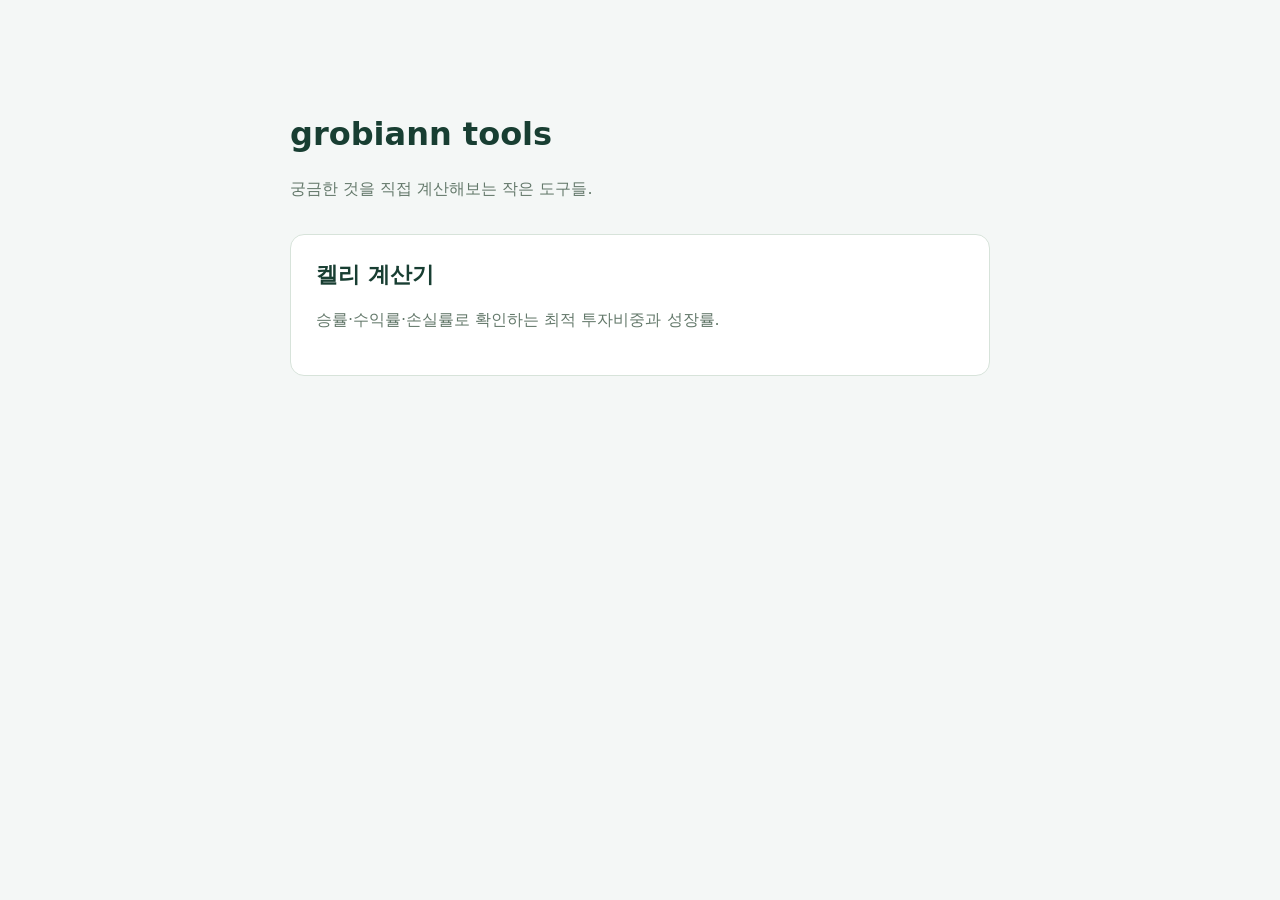
<file: index.html>
<!doctype html><html lang="ko"><head><meta charset="utf-8"><meta name="viewport" content="width=device-width,initial-scale=1"><title>grobiann tools</title><link rel="icon" href="data:,"><style>body{font-family:system-ui,sans-serif;background:#f4f7f6;color:#183e32;max-width:700px;margin:70px auto;padding:24px}h1{font-size:32px}p{color:#64796b;line-height:1.8}a{display:block;background:white;border:1px solid #d7e3da;border-radius:14px;padding:25px;color:inherit;text-decoration:none;margin-top:30px}a strong{font-size:22px}</style></head><body><h1>grobiann tools</h1><p>궁금한 것을 직접 계산해보는 작은 도구들.</p><a href="kelly/"><strong>켈리 계산기</strong><p>승률·수익률·손실률로 확인하는 최적 투자비중과 성장률.</p></a></body></html>
</file>
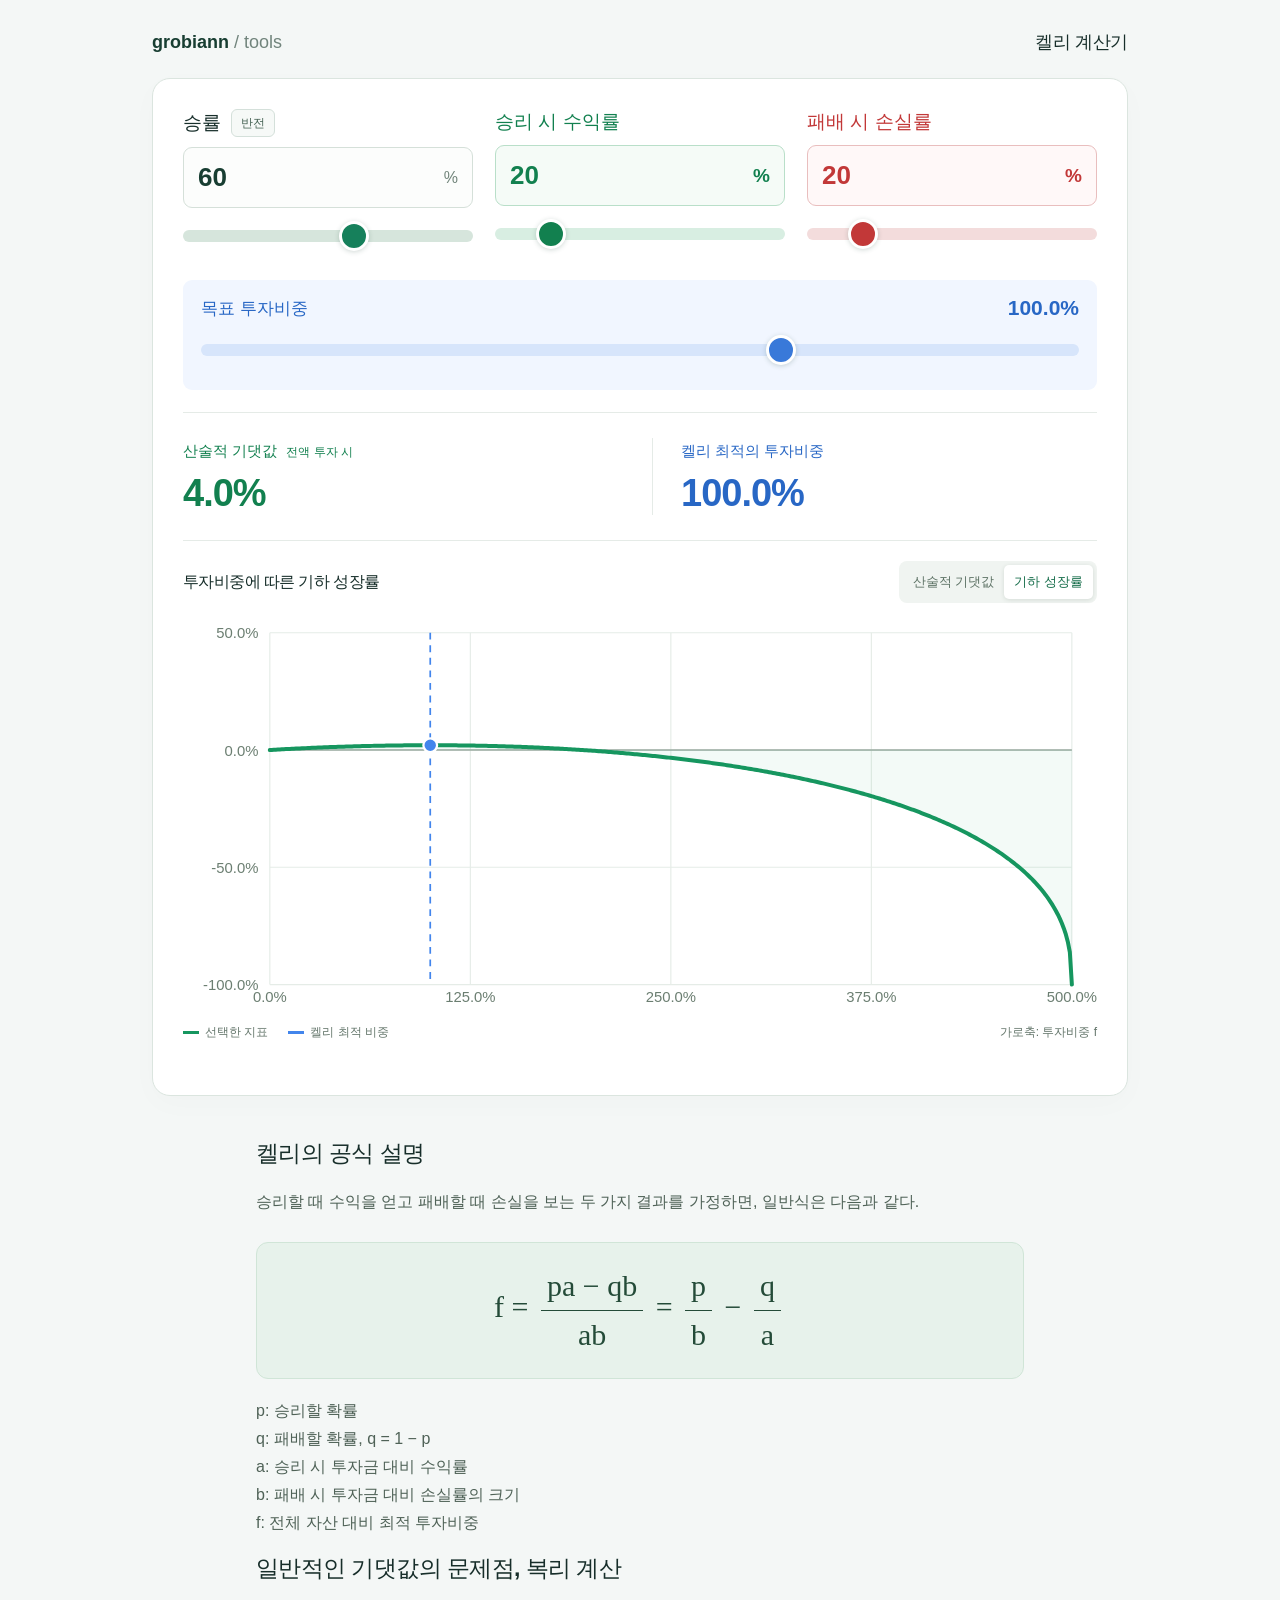
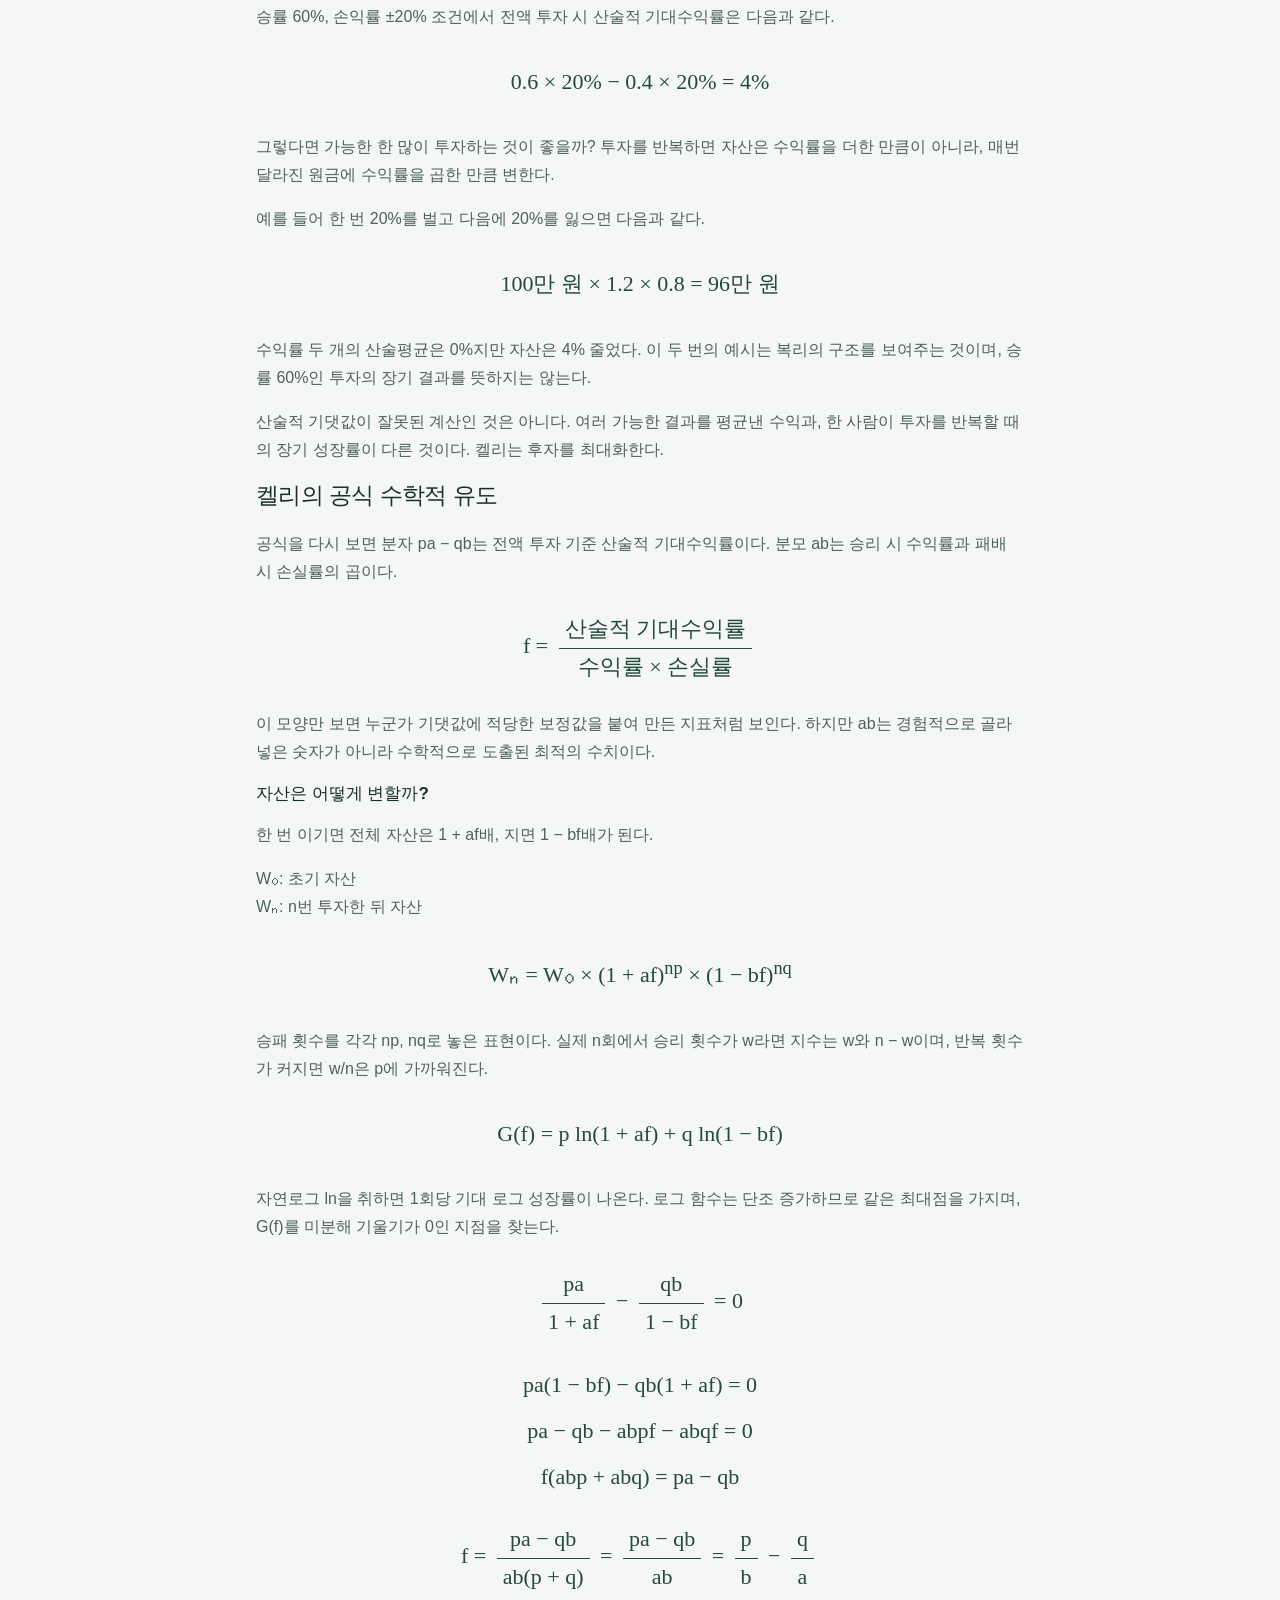
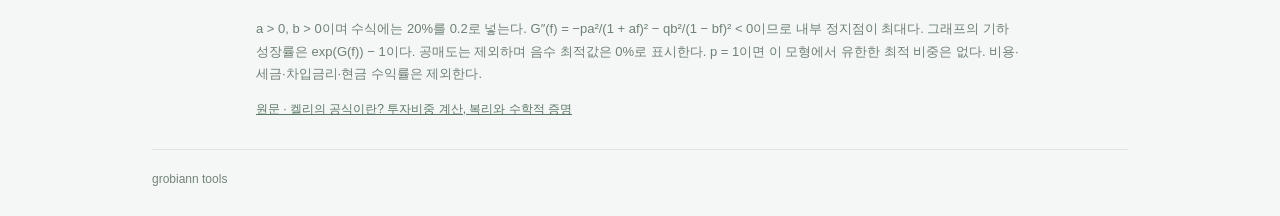
<file: kelly/index.html>
<!doctype html>
<html lang="ko"><head><meta charset="utf-8"><meta name="viewport" content="width=device-width,initial-scale=1"><meta name="theme-color" content="#117453"><meta name="description" content="승률과 수익·손실률로 계산하는 켈리 최적 투자비중. 산술적 기댓값과 기하 성장률을 비교하고 일반식의 증명을 확인한다."><title>켈리 계산기 · grobiann tools</title><link rel="icon" href="data:,"><link rel="stylesheet" href="style.css?v=20261127-4"></head>
<body><main><header><a class="brand" href="../">grobiann <span>/ tools</span></a><h1 class="page-title">켈리 계산기</h1></header>
<section class="calculator" aria-label="켈리 계산기"><div class="inputs">
<div class="input-control"><div class="probability-row"><label for="p">승률</label><button id="invert" type="button" title="승률을 100%−승률로 바꾸고 수익률과 손실률을 교환">반전</button><div class="field"><input id="p" type="number" inputmode="decimal" min="0" max="100" step="0.1" value="60"><span>%</span></div></div><input class="parameter-slider" id="p-slider" aria-label="승률 슬라이더" type="range" min="0" max="100" step="5" value="60"></div>
<div class="input-control"><label for="a">승리 시 수익률<div class="field"><input id="a" type="number" inputmode="decimal" min="0.000001" step="0.1" value="20"><span>%</span></div></label><input class="parameter-slider" id="a-slider" aria-label="승리 시 수익률 슬라이더" type="range" min="5" max="100" step="5" value="20"></div>
<div class="input-control"><label for="b">패배 시 손실률<div class="field"><input id="b" type="number" inputmode="decimal" min="0.000001" step="0.1" value="20"><span>%</span></div></label><input class="parameter-slider" id="b-slider" aria-label="패배 시 손실률 슬라이더" type="range" min="5" max="100" step="5" value="20"></div>
</div><div class="inspect"><label for="f">목표 투자비중 <output id="f-value">100.0%</output></label><input id="f" type="range" min="0" max="150" step="5" value="100"></div>
<p id="error" role="alert" hidden></p>
<div id="results"><div class="metrics" aria-live="polite"><div><p>산술적 기댓값 <span>전액 투자 시</span></p><strong id="edge">4.0%</strong></div><div class="primary"><p>켈리 최적의 투자비중</p><strong id="kelly">100.0%</strong></div></div>
<div class="chart-heading"><h2 id="chart-title">투자비중에 따른 기하 성장률</h2><div class="tabs" role="group" aria-label="그래프 지표"><button id="arithmetic" aria-pressed="false">산술적 기댓값</button><button id="geometric" aria-pressed="true">기하 성장률</button></div></div>
<div class="chart"><svg id="chart" viewBox="0 0 800 350" role="img" aria-labelledby="chart-title chart-desc"><desc id="chart-desc"></desc></svg></div>
<div class="legend"><span><i></i>선택한 지표</span><span><i class="blue"></i>켈리 최적 비중</span><span class="axis">가로축: 투자비중 f</span></div>

</div></section>
<section class="proof"><h2>켈리의 공식 설명</h2>
<p>승리할 때 수익을 얻고 패배할 때 손실을 보는 두 가지 결과를 가정하면, 일반식은 다음과 같다.</p>
<div class="formula hero-formula">f = <span class="frac"><span>pa − qb</span><span>ab</span></span> = <span class="frac"><span>p</span><span>b</span></span> − <span class="frac"><span>q</span><span>a</span></span></div>
<p>p: 승리할 확률<br>q: 패배할 확률, q = 1 − p<br>a: 승리 시 투자금 대비 수익률<br>b: 패배 시 투자금 대비 손실률의 크기<br>f: 전체 자산 대비 최적 투자비중</p>
<h2>일반적인 기댓값의 문제점, 복리 계산</h2>
<p>승률 60%, 손익률 ±20% 조건에서 전액 투자 시 산술적 기대수익률은 다음과 같다.</p>
<div class="formula">0.6 × 20% − 0.4 × 20% = 4%</div>
<p>그렇다면 가능한 한 많이 투자하는 것이 좋을까? 투자를 반복하면 자산은 수익률을 더한 만큼이 아니라, 매번 달라진 원금에 수익률을 곱한 만큼 변한다.</p>
<p>예를 들어 한 번 20%를 벌고 다음에 20%를 잃으면 다음과 같다.</p>
<div class="formula">100만 원 × 1.2 × 0.8 = 96만 원</div>
<p>수익률 두 개의 산술평균은 0%지만 자산은 4% 줄었다. 이 두 번의 예시는 복리의 구조를 보여주는 것이며, 승률 60%인 투자의 장기 결과를 뜻하지는 않는다.</p>
<p>산술적 기댓값이 잘못된 계산인 것은 아니다. 여러 가능한 결과를 평균낸 수익과, 한 사람이 투자를 반복할 때의 장기 성장률이 다른 것이다. 켈리는 후자를 최대화한다.</p>
<h2>켈리의 공식 수학적 유도</h2>
<p>공식을 다시 보면 분자 pa − qb는 전액 투자 기준 산술적 기대수익률이다. 분모 ab는 승리 시 수익률과 패배 시 손실률의 곱이다.</p>
<div class="formula">f = <span class="frac"><span>산술적 기대수익률</span><span>수익률 × 손실률</span></span></div>
<p>이 모양만 보면 누군가 기댓값에 적당한 보정값을 붙여 만든 지표처럼 보인다. 하지만 ab는 경험적으로 골라 넣은 숫자가 아니라 수학적으로 도출된 최적의 수치이다.</p>
<h3>자산은 어떻게 변할까?</h3>
<p>한 번 이기면 전체 자산은 1 + af배, 지면 1 − bf배가 된다.</p><p>W₀: 초기 자산<br>Wₙ: n번 투자한 뒤 자산</p>
<div class="formula">Wₙ = W₀ × (1 + af)<sup>np</sup> × (1 − bf)<sup>nq</sup></div>
<p>승패 횟수를 각각 np, nq로 놓은 표현이다. 실제 n회에서 승리 횟수가 w라면 지수는 w와 n − w이며, 반복 횟수가 커지면 w/n은 p에 가까워진다.</p>
<div class="formula">G(f) = p ln(1 + af) + q ln(1 − bf)</div>
<p>자연로그 ln을 취하면 1회당 기대 로그 성장률이 나온다. 로그 함수는 단조 증가하므로 같은 최대점을 가지며, G(f)를 미분해 기울기가 0인 지점을 찾는다.</p>
<div class="formula"><span class="frac"><span>pa</span><span>1 + af</span></span> − <span class="frac"><span>qb</span><span>1 − bf</span></span> = 0</div>
<div class="formula">pa(1 − bf) − qb(1 + af) = 0<br>pa − qb − abpf − abqf = 0<br>f(abp + abq) = pa − qb</div>
<div class="formula">f = <span class="frac"><span>pa − qb</span><span>ab(p + q)</span></span> = <span class="frac"><span>pa − qb</span><span>ab</span></span> = <span class="frac"><span>p</span><span>b</span></span> − <span class="frac"><span>q</span><span>a</span></span></div>
<p class="assumptions">a &gt; 0, b &gt; 0이며 수식에는 20%를 0.2로 넣는다. G″(f) = −pa²/(1 + af)² − qb²/(1 − bf)² &lt; 0이므로 내부 정지점이 최대다. 그래프의 기하 성장률은 exp(G(f)) − 1이다. 공매도는 제외하며 음수 최적값은 0%로 표시한다. p = 1이면 이 모형에서 유한한 최적 비중은 없다. 비용·세금·차입금리·현금 수익률은 제외한다.</p>
<a class="source" href="https://blog.naver.com/grobiann/224492192287" target="_blank" rel="noopener noreferrer">원문 · 켈리의 공식이란? 투자비중 계산, 복리와 수학적 증명</a>
</section>
<footer>grobiann tools </footer></main><script type="module" src="app.mjs?v=20261127-4"></script></body></html>
</file>
<file: kelly/style.css>
:root{font-family:Inter,-apple-system,BlinkMacSystemFont,"Segoe UI","Malgun Gothic",sans-serif;color:#172e2a;background:#f4f7f6;font-synthesis:none}*{box-sizing:border-box}body{margin:0}main{max-width:1040px;margin:auto;padding:30px 32px 0}header{display:flex;justify-content:space-between;align-items:center;padding-bottom:36px}.brand{text-decoration:none;color:#183e32;font-size:18px;font-weight:750}.brand span{font-weight:400;color:#71847c}.edition,.section-label{font-size:12px;letter-spacing:2px;color:#647e72;font-weight:700}.intro{display:flex;justify-content:space-between;align-items:center;margin-bottom:26px}h1{font-size:36px;letter-spacing:-1.5px;margin:0 0 10px}p{line-height:1.75}.intro p{margin:0;color:#65786f;font-size:16px}button{font:inherit;cursor:pointer}.share{background:white;border:1px solid #d7e1db;border-radius:8px;color:#3f5e50;padding:11px 15px;font-size:14px}.calculator{background:white;border:1px solid #dbe5df;border-radius:18px;padding:30px;box-shadow:0 8px 30px #193f2905}.inputs{display:grid;grid-template-columns:repeat(3,1fr);gap:22px}.inputs label{font-size:15px;font-weight:650}.inputs label>span{color:#80948a;font-weight:400;margin-left:4px}.field{display:flex;align-items:center;border:1px solid #d5e0d9;border-radius:9px;margin-top:10px;background:#fcfdfc;padding:0 14px}.field:focus-within{outline:2px solid #16845c;outline-offset:2px}.field input{width:100%;min-width:0;border:0;outline:none;background:transparent;padding:14px 0;font:650 26px/1.2 inherit;color:#183e32;font-size:26px;font-weight:650}.field span{color:#71847a}.input-note{font-size:13px;color:#6b7c73;margin:12px 0 24px}.metrics{display:grid;grid-template-columns:1fr 1fr;border-top:1px solid #e5ebe7;border-bottom:1px solid #e5ebe7;padding:25px 0;margin-bottom:26px;gap:24px}.metrics p{font-size:15px;margin:0 0 8px}.metrics p span{font-size:12px;color:#7b8c83;margin-left:5px}.metrics strong{font-size:38px;letter-spacing:-1px;color:#13764f}.metrics small{display:block;font-size:12px;color:#728279;margin-top:6px}.primary{border-left:1px solid #e5ebe7;padding-left:28px}h2{font-size:23px;letter-spacing:-.6px}.chart-heading h2{font-size:16px;margin:0 0 16px}.chart-heading{display:flex;align-items:center;justify-content:space-between;gap:12px}.tabs{display:flex;padding:4px;background:#f0f4f1;border-radius:8px;margin-bottom:16px;flex-shrink:0}.tabs button{border:none;background:transparent;border-radius:5px;font-size:13px;padding:8px 10px;color:#5c7164}.tabs button[aria-pressed=true]{color:#146c49;background:white;box-shadow:0 1px 4px #153b2020;font-weight:700}.chart svg{width:100%;display:block;overflow:visible}.legend{display:flex;gap:20px;font-size:12px;color:#64766b;align-items:center;margin:5px 0 24px}.legend i{display:inline-block;width:16px;height:3px;vertical-align:middle;margin-right:6px;background:#16965f}.legend .blue{background:#4285ec}.legend .axis{margin-left:auto}.inspect{background:#f6f9f7;border-radius:9px;padding:15px 18px}.inspect label{display:flex;justify-content:space-between;font-size:14px}.inspect output{font-weight:700;color:#13764f}.inspect input{width:100%;accent-color:#16805b;margin:15px 0 4px;cursor:pointer}.inspect p{font-size:13px;margin:0;color:#536d5f}.chart-note,.boundary{font-size:13px;color:#667b6e;margin-bottom:0}.boundary{color:#8b5b18}#error{color:#a23737;background:#fff1f1;border-radius:7px;padding:12px;font-size:14px}.proof{padding:42px 16px 30px;max-width:800px;margin:auto}.proof>h2{margin-top:10px}.proof p{font-size:16px;color:#4f6257}.formula{font-family:Georgia,"Times New Roman",serif;font-size:22px;text-align:center;line-height:2.1;padding:12px 0;color:#244b38}.hero-formula{background:#e7f2eb;border:1px solid #d0e5d7;border-radius:12px;font-size:30px;margin:26px 0 18px;padding:22px 8px}.frac{display:inline-flex;vertical-align:middle;flex-direction:column;text-align:center;line-height:1.4;margin:0 5px}.frac>span:first-child{border-bottom:1px solid currentColor;padding:0 6px 3px}.frac>span:last-child{padding:3px 6px 0}.proof .assumptions,.proof .footnote{font-size:13px;color:#6f8075}.step{border-bottom:1px solid #dce6df;padding:18px 0}h3{font-size:17px;margin:16px 0 8px}.step p{margin:8px 0}.distinction{padding-top:8px}.source{color:#5d7767;font-size:12px;line-height:1.7;display:block}footer{border-top:1px solid #dce5df;padding:22px 0 30px;display:flex;justify-content:space-between;color:#738579;font-size:12px}.status{position:fixed;bottom:20px;left:50%;transform:translateX(-50%);background:#173f30;color:white;padding:10px 18px;border-radius:8px;font-size:14px;max-width:90vw}.status:empty{display:none}button:focus-visible,a:focus-visible{outline:2px solid #16845c;outline-offset:3px}[hidden]{display:none!important}@media(max-width:650px){main{padding:20px 16px 0}header{padding-bottom:26px}.edition{font-size:10px;letter-spacing:1px}.intro{align-items:flex-start;gap:12px;flex-direction:column}h1{font-size:30px}.intro p{font-size:14px}.share{font-size:12px;padding:8px 12px}.calculator{padding:20px 16px;border-radius:14px}.inputs{gap:10px}.inputs label{font-size:13px}.inputs label>span{display:none}.field{padding:0 9px}.field input{font-size:22px;padding:12px 0}.input-note{font-size:12px}.metrics{gap:12px;padding:20px 0}.metrics p{font-size:13px;line-height:1.6;min-height:42px}.metrics p span{display:block;margin:0}.metrics strong{font-size:31px}.primary{padding-left:15px}.metrics small{font-size:11px;line-height:1.6}.chart-heading{align-items:flex-start;flex-direction:column;gap:0}.chart-heading h2{margin-bottom:12px}.tabs{margin-bottom:5px}.legend{gap:12px;font-size:11px;flex-wrap:wrap;margin-top:8px}.legend .axis{margin-left:0}.chart svg{min-height:220px}.inspect{padding:13px}.inspect p{font-size:12px}.proof{padding:32px 4px 24px}.proof>h2{font-size:21px}.proof p{font-size:15px}.formula{font-size:20px}.hero-formula{font-size:27px}footer{font-size:11px;gap:12px}input[type=number]{appearance:textfield}input::-webkit-inner-spin-button{appearance:none}}

.parameter-slider{display:block;width:100%;height:44px;margin:6px 0 0;accent-color:#16805b;cursor:pointer}.input-control{min-width:0}.input-control label{display:block}.inspect input{height:36px}.inspect label{gap:12px;align-items:center}.inspect output{white-space:nowrap}@media(max-width:650px){.inputs{grid-template-columns:1fr;gap:12px}.input-control label{display:flex;align-items:center;justify-content:space-between;font-size:15px}.input-control label>span{display:none}.input-control .field{width:120px;margin:0}.input-control .field input{padding:7px 0;font-size:22px}.parameter-slider{margin:0}.input-note{margin-top:8px}}

.page-title{font-size:18px;letter-spacing:-.4px;margin:0;font-weight:650}header{padding-bottom:24px}.inputs{margin-bottom:16px}.metrics p{min-height:0}.metrics{margin-bottom:20px}.proof>h2{margin-top:0}
input[type=range]{-webkit-appearance:none;appearance:none;display:block;width:100%;height:48px;margin:4px 0;background:transparent;cursor:pointer;touch-action:pan-y}
input[type=range]::-webkit-slider-runnable-track{height:12px;background:#d6e5dc;border-radius:999px}
input[type=range]::-webkit-slider-thumb{-webkit-appearance:none;appearance:none;width:30px;height:30px;margin-top:-9px;border-radius:50%;background:#16805b;border:3px solid #fff;box-shadow:0 1px 5px #173f3033}
input[type=range]::-moz-range-track{height:12px;background:#d6e5dc;border-radius:999px}
input[type=range]::-moz-range-progress{height:12px;background:#16805b;border-radius:999px}
input[type=range]::-moz-range-thumb{width:24px;height:24px;border-radius:50%;background:#16805b;border:3px solid #fff;box-shadow:0 1px 5px #173f3033}
input[type=range]:focus-visible{outline:2px solid #16805b;outline-offset:2px;border-radius:8px}

.inputs label{font-size:19px;font-weight:700}.inputs label[for=a]{color:#12804f}.inputs label[for=b]{color:#c23838}
@media(max-width:650px){
main{padding:8px 12px 0}header{padding-bottom:8px}.brand,.page-title{font-size:16px}.calculator{padding:10px 14px;border-radius:12px}
.inputs{gap:0;margin-bottom:4px}.input-control label{font-size:18px;line-height:1.25;min-height:32px}.input-control .field{width:90px;padding:0 8px}.input-control .field input{font-size:20px;padding:3px 0;height:30px}
input[type=range]{height:44px;margin:0}.metrics{padding:8px 0;margin-bottom:8px;gap:12px}.metrics p{font-size:12px;line-height:1.3;margin:0 0 3px;min-height:30px}.metrics p span{font-size:10px}.metrics strong{font-size:27px;line-height:1.1}.primary{padding-left:12px}
.chart-heading{display:block}.chart-heading h2{position:absolute;width:1px;height:1px;overflow:hidden;clip-path:inset(50%);white-space:nowrap;margin:0}.tabs{width:max-content;margin:0 0 2px;padding:2px}.tabs button{font-size:12px;padding:6px 10px}
.chart svg{min-height:0;height:clamp(120px,calc(100svh - 490px),220px)}.legend{margin:0 0 5px;gap:10px;font-size:10px;flex-wrap:nowrap;justify-content:space-between}.legend .axis{font-size:10px}.legend i{width:10px;margin-right:4px}
.inspect{padding:6px 10px;position:relative}.inspect label{font-size:14px;line-height:20px;padding-right:0}.inspect p{position:absolute;right:10px;bottom:4px;font-size:11px;line-height:14px}.inspect input{margin:0 0 7px}.proof{padding-top:24px}
}
@media(max-width:650px) and (max-height:650px){main{padding-top:4px}header{padding-bottom:4px}.calculator{padding-top:6px;padding-bottom:6px}.input-control label{min-height:28px}.input-control .field input{height:28px}.input-control input[type=range]{height:40px}.metrics{padding:5px 0;margin-bottom:4px}.chart svg{height:120px}.legend{margin-bottom:3px}}

@media(max-width:650px){.chart svg{height:clamp(100px,calc(100svh - 535px),190px)}.inspect input{margin-bottom:0}.inspect p{bottom:0;font-size:10px}}
@media(max-width:650px) and (max-height:650px){.chart svg{height:100px}}

/* Shared semantic colors and roomier controls. */
.input-control:has(#a){--control-color:#12804f;--control-track:#d8eee2;--control-border:#b9dfc9;--control-fill:#f5fbf7}
.input-control:has(#b){--control-color:#c23838;--control-track:#f3dcdc;--control-border:#e9bebe;--control-fill:#fff8f8}
.input-control:has(#a) .field,.input-control:has(#b) .field{border-color:var(--control-border);background:var(--control-fill)}
.input-control:has(#a) .field input,.input-control:has(#b) .field input,.input-control:has(#a) .field span,.input-control:has(#b) .field span{color:var(--control-color)}
.input-control .field:focus-within{outline-color:var(--control-color,#16805b)}
.input-control .parameter-slider::-webkit-slider-runnable-track{background:var(--control-track,#d6e5dc)}
.input-control .parameter-slider::-webkit-slider-thumb{background:var(--control-color,#16805b)}
.input-control .parameter-slider::-moz-range-track{background:var(--control-track,#d6e5dc)}
.input-control .parameter-slider::-moz-range-thumb,.input-control .parameter-slider::-moz-range-progress{background:var(--control-color,#16805b)}
.metrics>div:first-child p,.metrics>div:first-child p span,#edge{color:var(--expectation-color,#12804f)}
.primary p,#kelly,.inspect label,.inspect output{color:#2867c5}
.inspect{background:#f1f6ff;margin:12px 0 22px;padding:16px 18px}.inspect label{font-size:17px;font-weight:650}.inspect output{font-size:21px}
.inspect input[type=range]{height:48px;margin:6px 0 0}.inspect input::-webkit-slider-runnable-track{background:#d7e5fb}.inspect input::-webkit-slider-thumb{background:#3979d9}.inspect input::-moz-range-track{background:#d7e5fb}.inspect input::-moz-range-thumb,.inspect input::-moz-range-progress{background:#3979d9}
@media(max-width:650px){
main{padding:18px 14px 0}header{padding-bottom:16px}.brand,.page-title{font-size:17px}.calculator{padding:20px 16px;border-radius:16px}
.inputs{gap:14px;margin-bottom:4px}.input-control label{font-size:19px;min-height:38px}.input-control .field{width:108px;padding:0 10px}.input-control .field input{height:36px;font-size:23px;padding:5px 0}.input-control input[type=range]{height:48px;margin:4px 0}
.inspect{margin:14px 0 20px;padding:14px 14px 10px}.inspect label{font-size:17px;line-height:24px}.inspect input[type=range]{height:48px;margin:6px 0 0}
.metrics{padding:16px 0;margin-bottom:14px;gap:14px}.metrics p{font-size:13px;line-height:1.5;min-height:38px;margin-bottom:5px}.metrics p span{font-size:11px}.metrics strong{font-size:30px}.primary{padding-left:14px}
.tabs{margin-bottom:8px;padding:3px}.tabs button{font-size:13px;padding:8px 12px}.chart svg{height:auto;min-height:205px}.legend{font-size:11px;gap:10px;margin:8px 0 0;flex-wrap:wrap}.legend .axis{font-size:11px}.proof{padding-top:32px}
}

.input-actions{display:flex;justify-content:flex-end;margin:-6px 0 12px}.input-actions button{font-size:13px;line-height:20px;padding:6px 12px;border:1px solid #d4e0da;border-radius:7px;background:#f6f9f7;color:#466354}.input-actions button:hover{background:#e9f1ec}.input-actions button:disabled{opacity:.45;cursor:default}

.probability-row{display:flex;flex-wrap:wrap;align-items:center;gap:0 10px}.probability-row label{margin:0}.probability-row .field{flex-basis:100%}
#invert{font-size:12px;line-height:18px;padding:4px 9px;border:1px solid #d4e0da;border-radius:6px;background:#f6f9f7;color:#466354}#invert:hover{background:#e9f1ec}#invert:disabled{opacity:.45;cursor:default}
@media(max-width:650px){.probability-row{flex-wrap:nowrap;min-height:38px}.probability-row .field{flex-basis:auto;flex-shrink:0;margin-left:auto}.probability-row label{min-height:0}}

.finance-mode main{max-width:1400px;display:grid;grid-template-columns:minmax(0,1fr) 290px;gap:0 24px;align-items:start}
.finance-mode header{grid-column:1/-1}.finance-mode .calculator,.finance-mode .proof,.finance-mode footer{grid-column:1;min-width:0}
.finance-mode .saved-calculations{grid-column:2;grid-row:2/5;position:sticky;top:18px;max-height:calc(100vh - 36px);overflow:auto;background:white;border:1px solid #dbe5df;border-radius:16px;padding:20px}
.saved-calculations h2{font-size:19px;margin:0 0 20px}.saved-calculations label{display:block;font-size:14px;margin-bottom:8px}.saved-calculations input{width:100%;font:inherit;border:1px solid #cbdad2;border-radius:8px;padding:11px}.saved-calculations form>button{width:100%;border:0;border-radius:8px;background:#147858;color:white;padding:12px;margin-top:10px}.saved-calculations button:disabled{opacity:.45;cursor:default}
#save-status{font-size:13px;color:#4d685c;overflow-wrap:anywhere}.saved-item{display:block;width:100%;text-align:left;border:1px solid #dce6df;border-radius:10px;background:#f7faf8;padding:13px;margin:10px 0;color:#204536}.saved-item strong,.saved-item span,.saved-item time{display:block;overflow-wrap:anywhere}.saved-item span{font-size:13px;margin:7px 0}.saved-item time{font-size:11px;color:#71847a}
.finance-toolbar .tabs{width:max-content}.price-inputs label{font-size:16px}.price-inputs .field{gap:8px}.price-inputs .price-rate{flex-shrink:0;white-space:nowrap;font-size:14px;font-weight:650;margin-left:auto}.price-inputs .profit-rate{color:#12804f}.price-inputs .loss-rate{color:#c23838}.price-probability{grid-template-columns:1fr}.price-probability .input-control{max-width:300px}.finance-mode .proof .formula{overflow-x:auto}
@media(max-width:1000px){.finance-mode main{gap:0 16px;padding:20px 16px 0;grid-template-columns:minmax(0,1fr) 250px}.finance-mode .calculator{padding:22px}.finance-mode .inputs{gap:14px}.finance-mode .field input{font-size:23px}.finance-mode .inputs label{font-size:16px}}
@media(max-width:780px){.finance-mode main{display:block}.finance-mode .saved-calculations{position:static;max-height:none;margin:24px 0}.finance-mode .price-inputs{grid-template-columns:1fr}.price-inputs label{display:flex;justify-content:space-between;align-items:center;gap:12px}.price-inputs .field{width:190px;max-width:62%;margin:0}.price-inputs .price-rate{font-size:12px}.finance-mode .proof{padding-left:0;padding-right:0}}

.price-control{min-width:0}.price-control>input[type=range]{width:100%;margin:8px 0 0;accent-color:#147858}.inspect .target-lock{display:flex;align-items:center;gap:8px;font-size:14px;margin-top:12px}.inspect .target-lock input{width:16px;height:16px;margin:0}.target-lock[hidden]{display:none}

#inverse-prices{font:inherit;font-size:12px;border:1px solid #cbdad2;border-radius:6px;padding:4px 9px;background:#f6f9f7;color:#466354}#inverse-prices[aria-pressed=true]{background:#e8ddf5;color:#633c88;border-color:#aa87cb}
</file>
